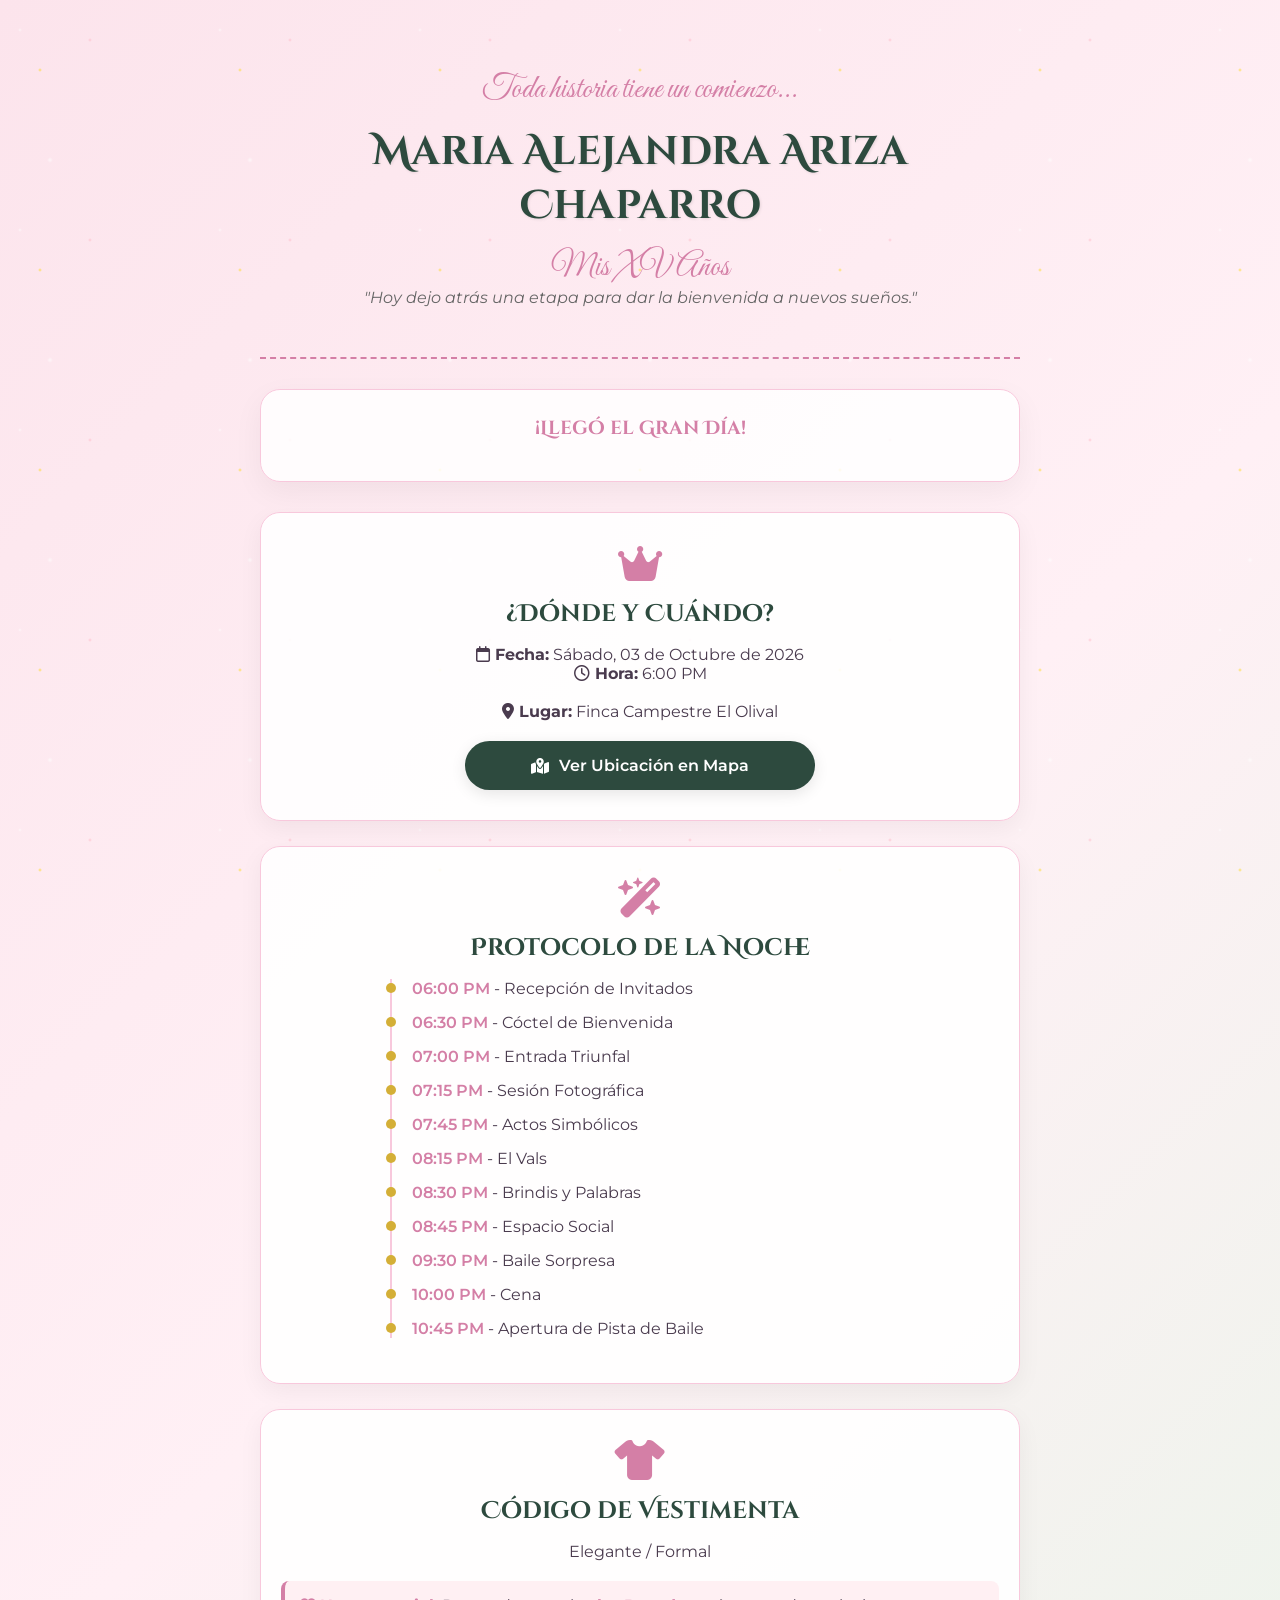
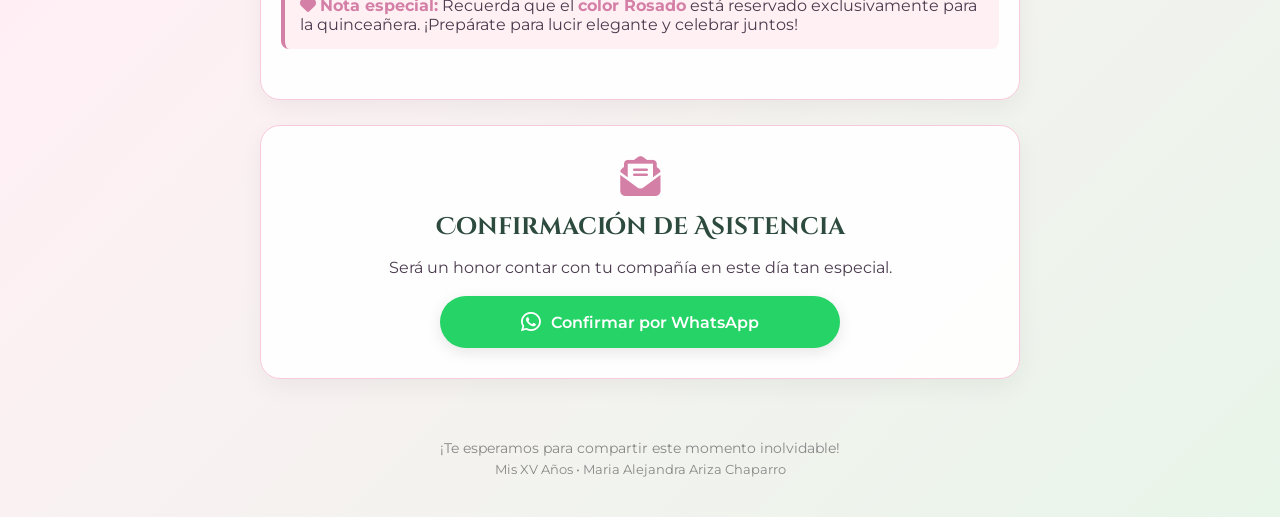
<file: index2.html>
<!DOCTYPE html>
<html lang="es">
<head>
  <meta charset="UTF-8">
  <meta name="viewport" content="width=device-width, initial-scale=1.0">
  <title>Mis XV Años - Maria Alejandra Ariza Chaparro</title>
  <link rel="preconnect" href="https://fonts.googleapis.com">
  <link rel="preconnect" href="https://fonts.gstatic.com" crossorigin>
  <link href="https://fonts.googleapis.com/css2?family=Cinzel+Decorative:wght@700&family=Montserrat:wght@300;400;600&family=Great+Vibes&display=swap" rel="stylesheet">
  <link rel="stylesheet" href="https://cdnjs.cloudflare.com/ajax/libs/font-awesome/6.4.0/css/all.min.css">

  <style>
    :root {
        --rosa-principal: #f8c8dc;
        --rosa-oscuro: #d47fa6;
        --rosa-magico: #fff0f5;
        --dorado: #d4af37;
        --verde-bosque: #2d4a3e;
        --texto-oscuro: #4a3b4e;
    }

    * {
        margin: 0;
        padding: 0;
        box-sizing: border-box;
    }

    body {
        font-family: 'Montserrat', sans-serif;
        background: linear-gradient(135deg, #fce4ec 0%, #fff0f5 50%, #e8f5e9 100%);
        color: var(--texto-oscuro);
        overflow-x: hidden;
        text-align: center;
    }

    /* Destellos mágicos animados */
    .sparkles {
        position: fixed;
        top: 0;
        left: 0;
        width: 100%;
        height: 100%;
        pointer-events: none;
        background-image:
            radial-gradient(2px 2px at 20px 30px, #fff, rgba(0,0,0,0)),
            radial-gradient(2px 2px at 40px 70px, #ffd700, rgba(0,0,0,0)),
            radial-gradient(3px 3px at 50px 160px, #fff, rgba(0,0,0,0)),
            radial-gradient(2px 2px at 90px 40px, #ffb6c1, rgba(0,0,0,0));
        background-repeat: repeat;
        background-size: 200px 200px;
        animation: sparkleAnim 4s infinite linear;
        z-index: 1;
        opacity: 0.6;
    }

    @keyframes sparkleAnim {
        0% { transform: translateY(0); }
        100% { transform: translateY(-200px); }
    }

    .container {
        max-width: 800px;
        margin: 0 auto;
        padding: 20px;
        position: relative;
        z-index: 2;
    }

    header {
        padding: 50px 20px 30px;
        border-bottom: 2px dashed var(--rosa-oscuro);
    }

    .subtitle-intro {
        font-family: 'Great Vibes', cursive;
        font-size: 2rem;
        color: var(--rosa-oscuro);
    }

    h1 {
        font-family: 'Cinzel Decorative', cursive;
        font-size: 2.5rem;
        color: var(--verde-bosque);
        margin: 15px 0;
        text-shadow: 1px 1px 3px rgba(0,0,0,0.1);
    }

    .tagline {
        font-style: italic;
        color: #666;
        margin-bottom: 20px;
    }

    /* Contador */
    .countdown-container {
        background: rgba(255, 255, 255, 0.85);
        padding: 25px;
        border-radius: 20px;
        box-shadow: 0 10px 30px rgba(0,0,0,0.05);
        margin: 30px 0;
        border: 1px solid var(--rosa-principal);
    }

    .countdown-title {
        font-family: 'Cinzel Decorative', cursive;
        font-size: 1.2rem;
        color: var(--rosa-oscuro);
        margin-bottom: 15px;
    }

    .timer {
        display: flex;
        justify-content: center;
        gap: 15px;
    }

    .box {
        background: var(--rosa-magico);
        border: 1px solid var(--dorado);
        padding: 10px 15px;
        border-radius: 12px;
        min-width: 70px;
    }

    .box span {
        display: block;
        font-size: 1.8rem;
        font-weight: 600;
        color: var(--verde-bosque);
    }

    .box label {
        font-size: 0.75rem;
        text-transform: uppercase;
        color: #777;
    }

    /* Detalles de la Fiesta */
    .card {
        background: rgba(255, 255, 255, 0.9);
        border-radius: 20px;
        padding: 30px 20px;
        margin: 25px 0;
        box-shadow: 0 8px 25px rgba(0,0,0,0.05);
        border: 1px solid var(--rosa-principal);
    }

    .card i.main-icon {
        font-size: 2.5rem;
        color: var(--rosa-oscuro);
        margin-bottom: 15px;
    }

    .card h2 {
        font-family: 'Cinzel Decorative', cursive;
        color: var(--verde-bosque);
        margin-bottom: 15px;
    }

    /* Dress code alert */
    .dress-code-alert {
        background: #fff0f3;
        border-left: 4px solid var(--rosa-oscuro);
        padding: 15px;
        margin: 20px 0;
        border-radius: 8px;
        text-align: left;
    }

    .dress-code-alert strong {
        color: var(--rosa-oscuro);
    }

    /* Protocolo */
    .timeline {
        text-align: left;
        max-width: 500px;
        margin: 0 auto;
        position: relative;
        padding-left: 20px;
        border-left: 2px solid var(--rosa-principal);
    }

    .timeline-item {
        margin-bottom: 15px;
        position: relative;
    }

    .timeline-item::before {
        content: '';
        position: absolute;
        left: -26px;
        top: 4px;
        width: 10px;
        height: 10px;
        border-radius: 50%;
        background: var(--dorado);
    }

    .timeline-time {
        font-weight: 600;
        color: var(--rosa-oscuro);
    }

    /* Botones */
    .btn-container {
        display: flex;
        flex-direction: column;
        gap: 15px;
        margin-top: 20px;
    }

    .btn {
        display: inline-flex;
        align-items: center;
        justify-content: center;
        gap: 10px;
        padding: 15px 25px;
        border-radius: 30px;
        text-decoration: none;
        font-weight: 600;
        font-size: 1rem;
        transition: all 0.3s ease;
        box-shadow: 0 4px 15px rgba(0,0,0,0.1);
        border: none;
        cursor: pointer;
    }

    .btn-whatsapp {
        background-color: #25D366;
        color: white;
    }

    .btn-whatsapp:hover {
        background-color: #1ebe57;
        transform: translateY(-2px);
    }

    .btn-location {
        background-color: var(--verde-bosque);
        color: white;
    }

    .btn-location:hover {
        background-color: #1d332a;
        transform: translateY(-2px);
    }

    footer {
        margin-top: 40px;
        padding: 20px;
        font-size: 0.9rem;
        color: #888;
    }
  </style>
</head>
<body>

<div class="sparkles"></div>

<div class="container">
  <header>
    <p class="subtitle-intro">Toda historia tiene un comienzo...</p>
    <h1>Maria Alejandra Ariza Chaparro</h1>
    <p class="subtitle-intro">Mis XV Años</p>
    <p class="tagline">"Hoy dejo atrás una etapa para dar la bienvenida a nuevos sueños."</p>
  </header>

  <div class="countdown-container">
    <h3 class="countdown-title">Faltan muy pocos días</h3>
    <div class="timer">
      <div class="box"><span id="days">00</span><label>Días</label></div>
      <div class="box"><span id="hours">00</span><label>Horas</label></div>
      <div class="box"><span id="minutes">00</span><label>Min</label></div>
      <div class="box"><span id="seconds">00</span><label>Seg</label></div>
    </div>
  </div>

  <div class="card">
    <i class="fa-solid fa-crown main-icon"></i>
    <h2>¿Dónde y Cuándo?</h2>
    <p><strong><i class="fa-regular fa-calendar"></i> Fecha:</strong> Sábado, 03 de Octubre de 2026</p>
    <p><strong><i class="fa-regular fa-clock"></i> Hora:</strong> 6:00 PM</p>
    <br>
    <p><strong><i class="fa-solid fa-location-dot"></i> Lugar:</strong> Finca Campestre El Olival</p>

    <div class="btn-container" style="max-width: 350px; margin: 20px auto 0;">
      <a href="https://maps.google.com/?q=Finca+Campestre+El+Olival" target="_blank" class="btn btn-location">
        <i class="fa-solid fa-map-location-dot"></i> Ver Ubicación en Mapa
      </a>
    </div>
  </div>

  <div class="card">
    <i class="fa-solid fa-wand-magic-sparkles main-icon"></i>
    <h2>Protocolo de la Noche</h2>
    <div class="timeline">
      <div class="timeline-item"><span class="timeline-time">06:00 PM</span> - Recepción de Invitados</div>
      <div class="timeline-item"><span class="timeline-time">06:30 PM</span> - Cóctel de Bienvenida</div>
      <div class="timeline-item"><span class="timeline-time">07:00 PM</span> - Entrada Triunfal</div>
      <div class="timeline-item"><span class="timeline-time">07:15 PM</span> - Sesión Fotográfica</div>
      <div class="timeline-item"><span class="timeline-time">07:45 PM</span> - Actos Simbólicos</div>
      <div class="timeline-item"><span class="timeline-time">08:15 PM</span> - El Vals</div>
      <div class="timeline-item"><span class="timeline-time">08:30 PM</span> - Brindis y Palabras</div>
      <div class="timeline-item"><span class="timeline-time">08:45 PM</span> - Espacio Social</div>
      <div class="timeline-item"><span class="timeline-time">09:30 PM</span> - Baile Sorpresa</div>
      <div class="timeline-item"><span class="timeline-time">10:00 PM</span> - Cena</div>
      <div class="timeline-item"><span class="timeline-time">10:45 PM</span> - Apertura de Pista de Baile</div>
    </div>
  </div>

  <div class="card">
    <i class="fa-solid fa-shirt main-icon"></i>
    <h2>Código de Vestimenta</h2>
    <p>Elegante / Formal</p>
    <div class="dress-code-alert">
      <i class="fa-solid fa-heart" style="color: var(--rosa-oscuro);"></i>
      <strong>Nota especial:</strong> Recuerda que el <strong>color Rosado</strong> está reservado exclusivamente para la quinceañera. ¡Prepárate para lucir elegante y celebrar juntos!
    </div>
  </div>

  <div class="card">
    <i class="fa-solid fa-envelope-open-text main-icon"></i>
    <h2>Confirmación de Asistencia</h2>
    <p>Será un honor contar con tu compañía en este día tan especial.</p>
    <br>
    <div class="btn-container" style="max-width: 400px; margin: 0 auto;">
      <a href="https://wa.me/573157816771?text=¡Hola!%20Quiero%20confirmar%20mi%20asistencia%20a%20los%20XV%20Años%20de%20Maria%20Alejandra." target="_blank" class="btn btn-whatsapp">
        <i class="fa-brands fa-whatsapp" style="font-size: 1.4rem;"></i> Confirmar por WhatsApp
      </a>
    </div>
  </div>

  <footer>
    <p>¡Te esperamos para compartir este momento inolvidable!</p>
    <p style="margin-top: 5px; font-size: 0.8rem;">Mis XV Años • Maria Alejandra Ariza Chaparro</p>
  </footer>
</div>

<script>
  const targetDate = new Date("October 3, 2026 18:00:00").getTime();

  function updateCountdown() {
      const now = new Date().getTime();
      const difference = targetDate - now;

      if (difference > 0) {
          const days = Math.floor(difference / (1000 * 60 * 60 * 24));
          const hours = Math.floor((difference % (1000 * 60 * 60 * 24)) / (1000 * 60 * 60));
          const minutes = Math.floor((difference % (1000 * 60 * 60)) / (1000 * 60));
          const seconds = Math.floor((difference % (1000 * 60)) / 1000);

          document.getElementById("days").innerText = days < 10 ? '0' + days : days;
          document.getElementById("hours").innerText = hours < 10 ? '0' + hours : hours;
          document.getElementById("minutes").innerText = minutes < 10 ? '0' + minutes : minutes;
          document.getElementById("seconds").innerText = seconds < 10 ? '0' + seconds : seconds;
      } else {
          document.querySelector(".countdown-container").innerHTML = "<h3 class='countdown-title'>¡Llegó el Gran Día!</h3>";
      }
  }

  setInterval(updateCountdown, 1000);
  updateCountdown();
</script>
</body>
</html>
</file>
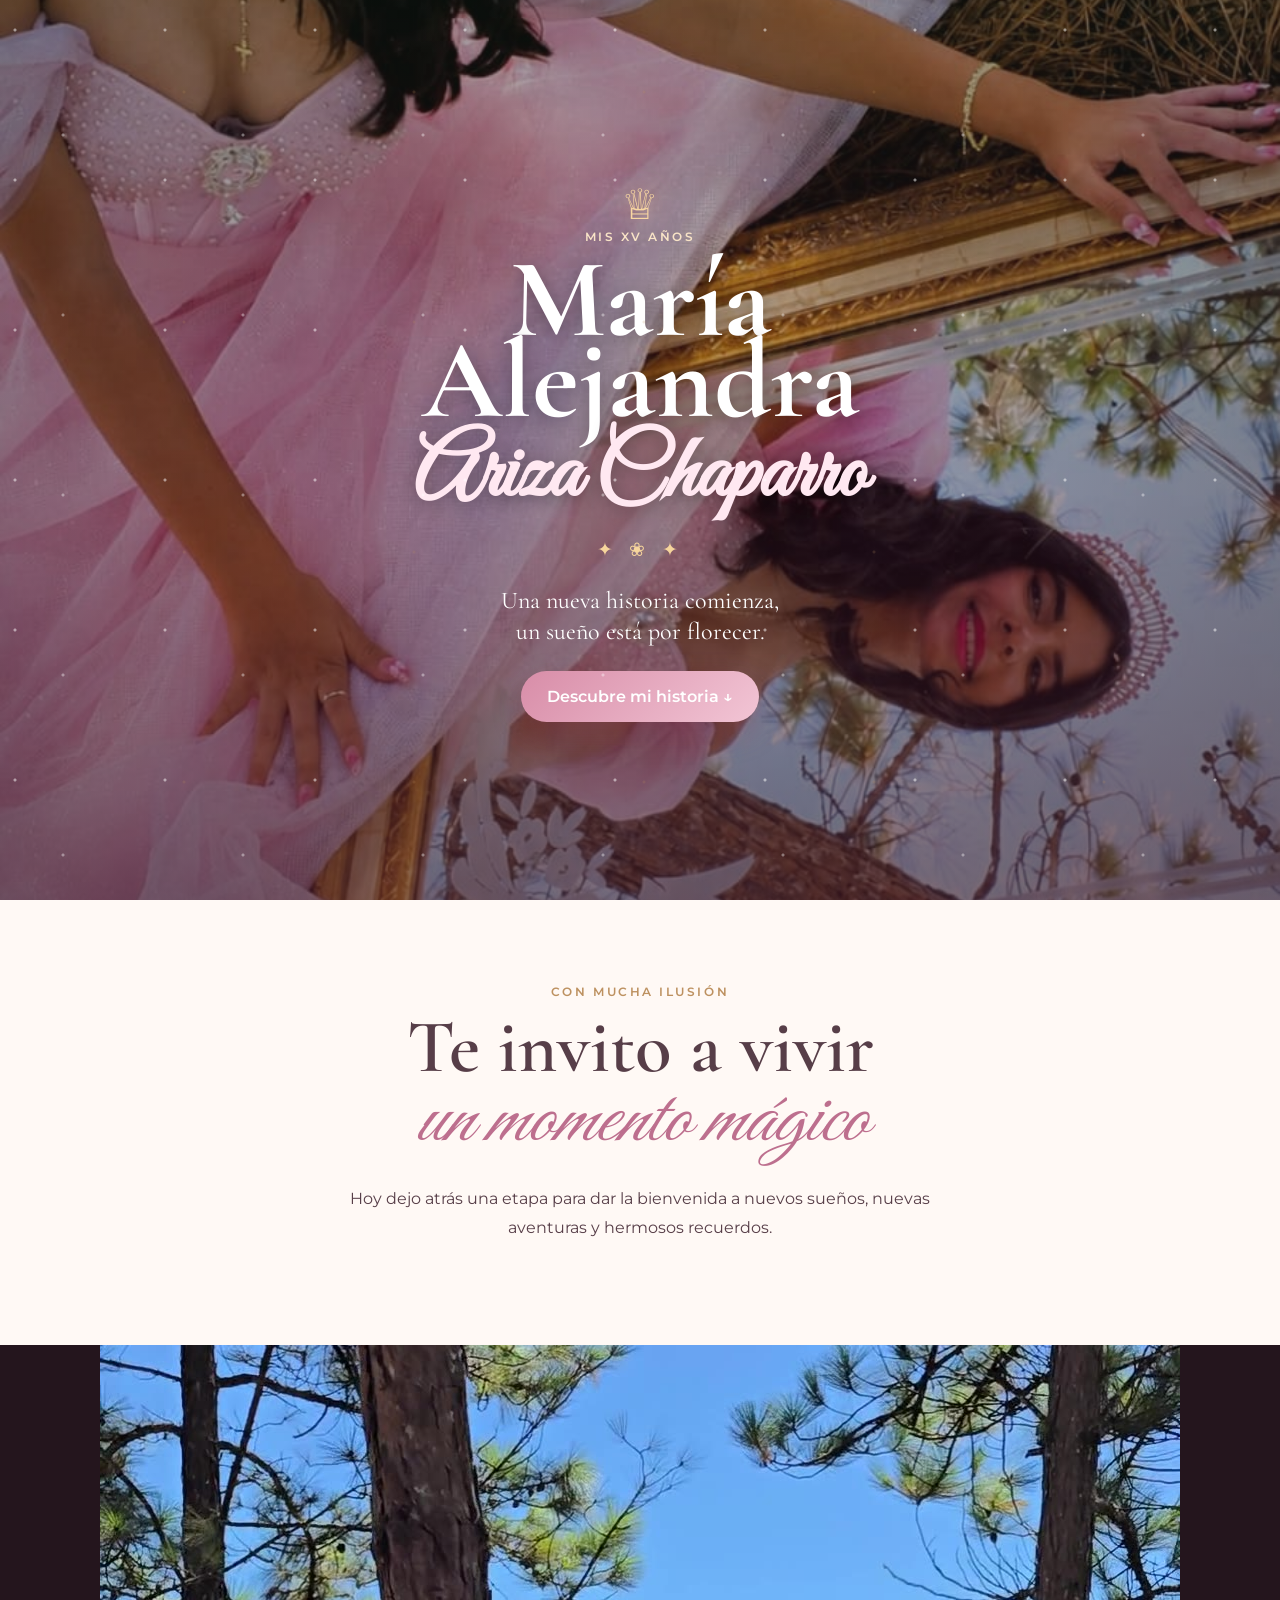
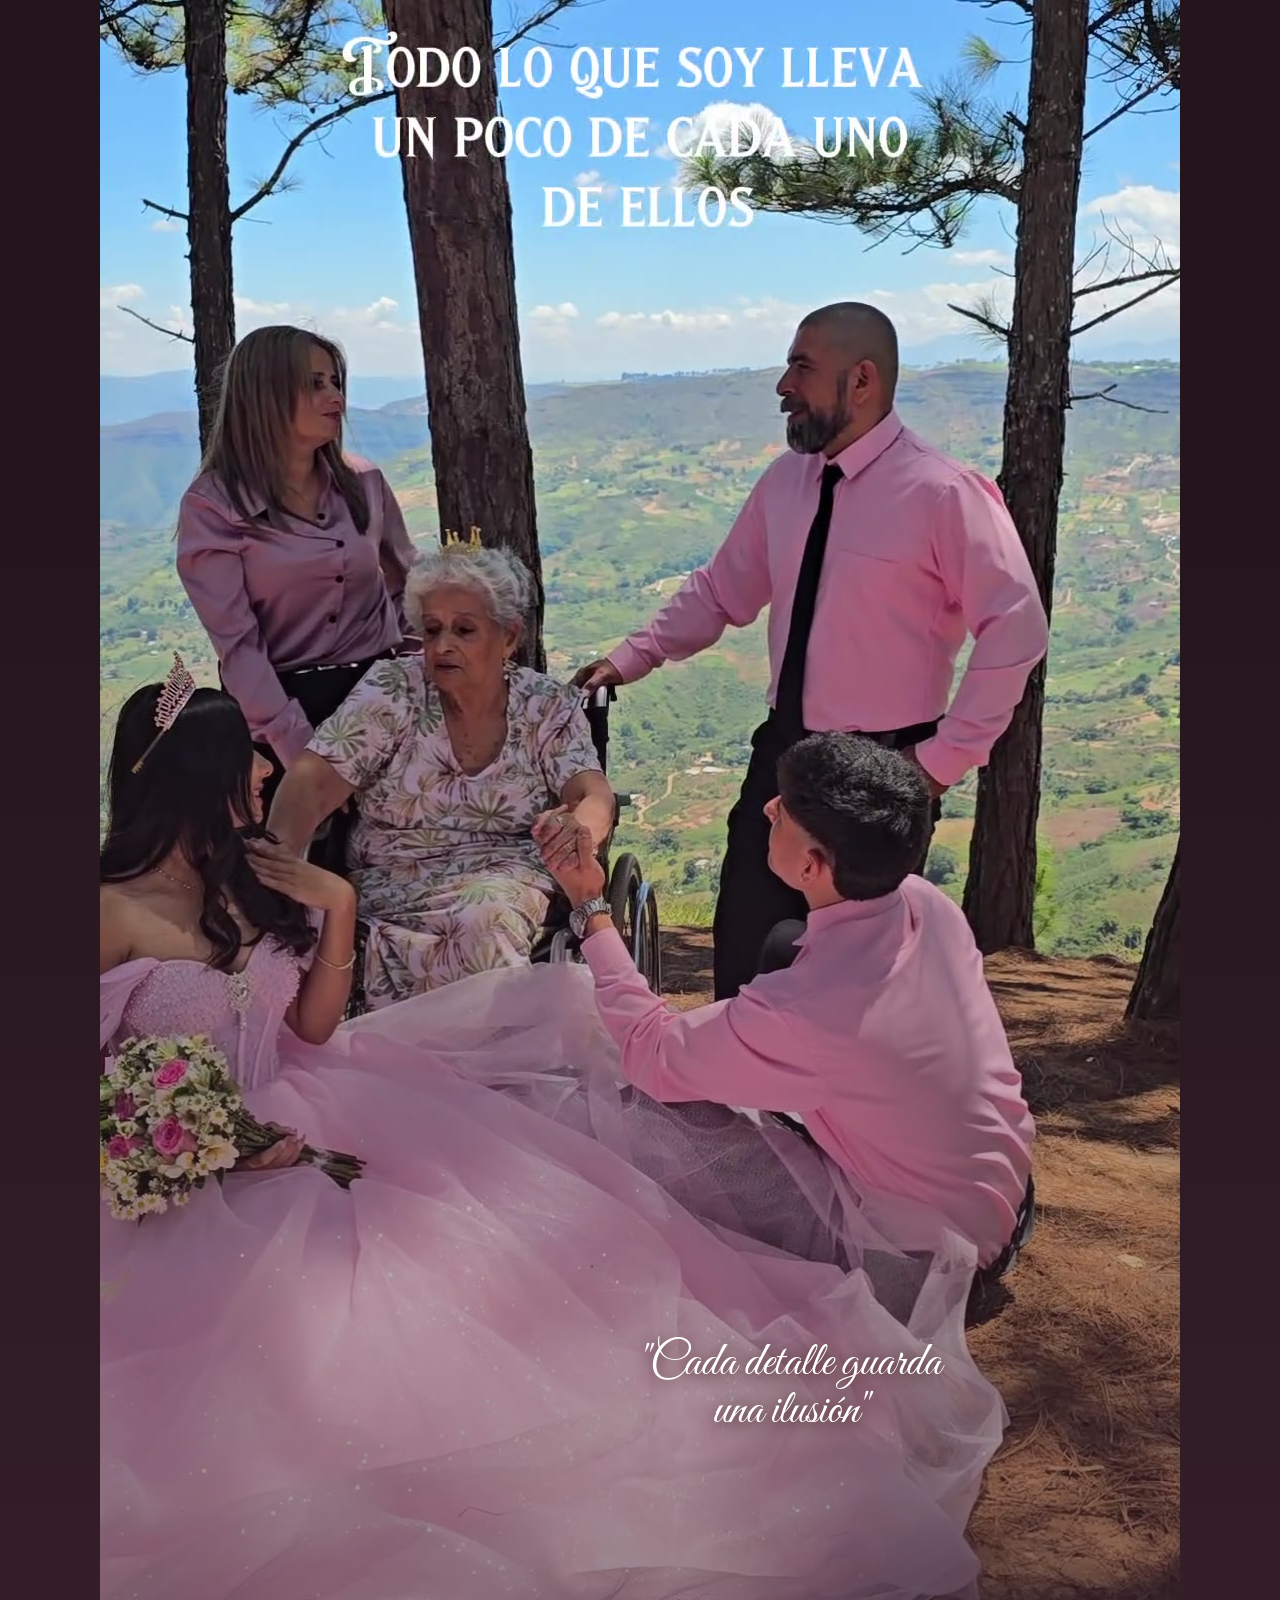
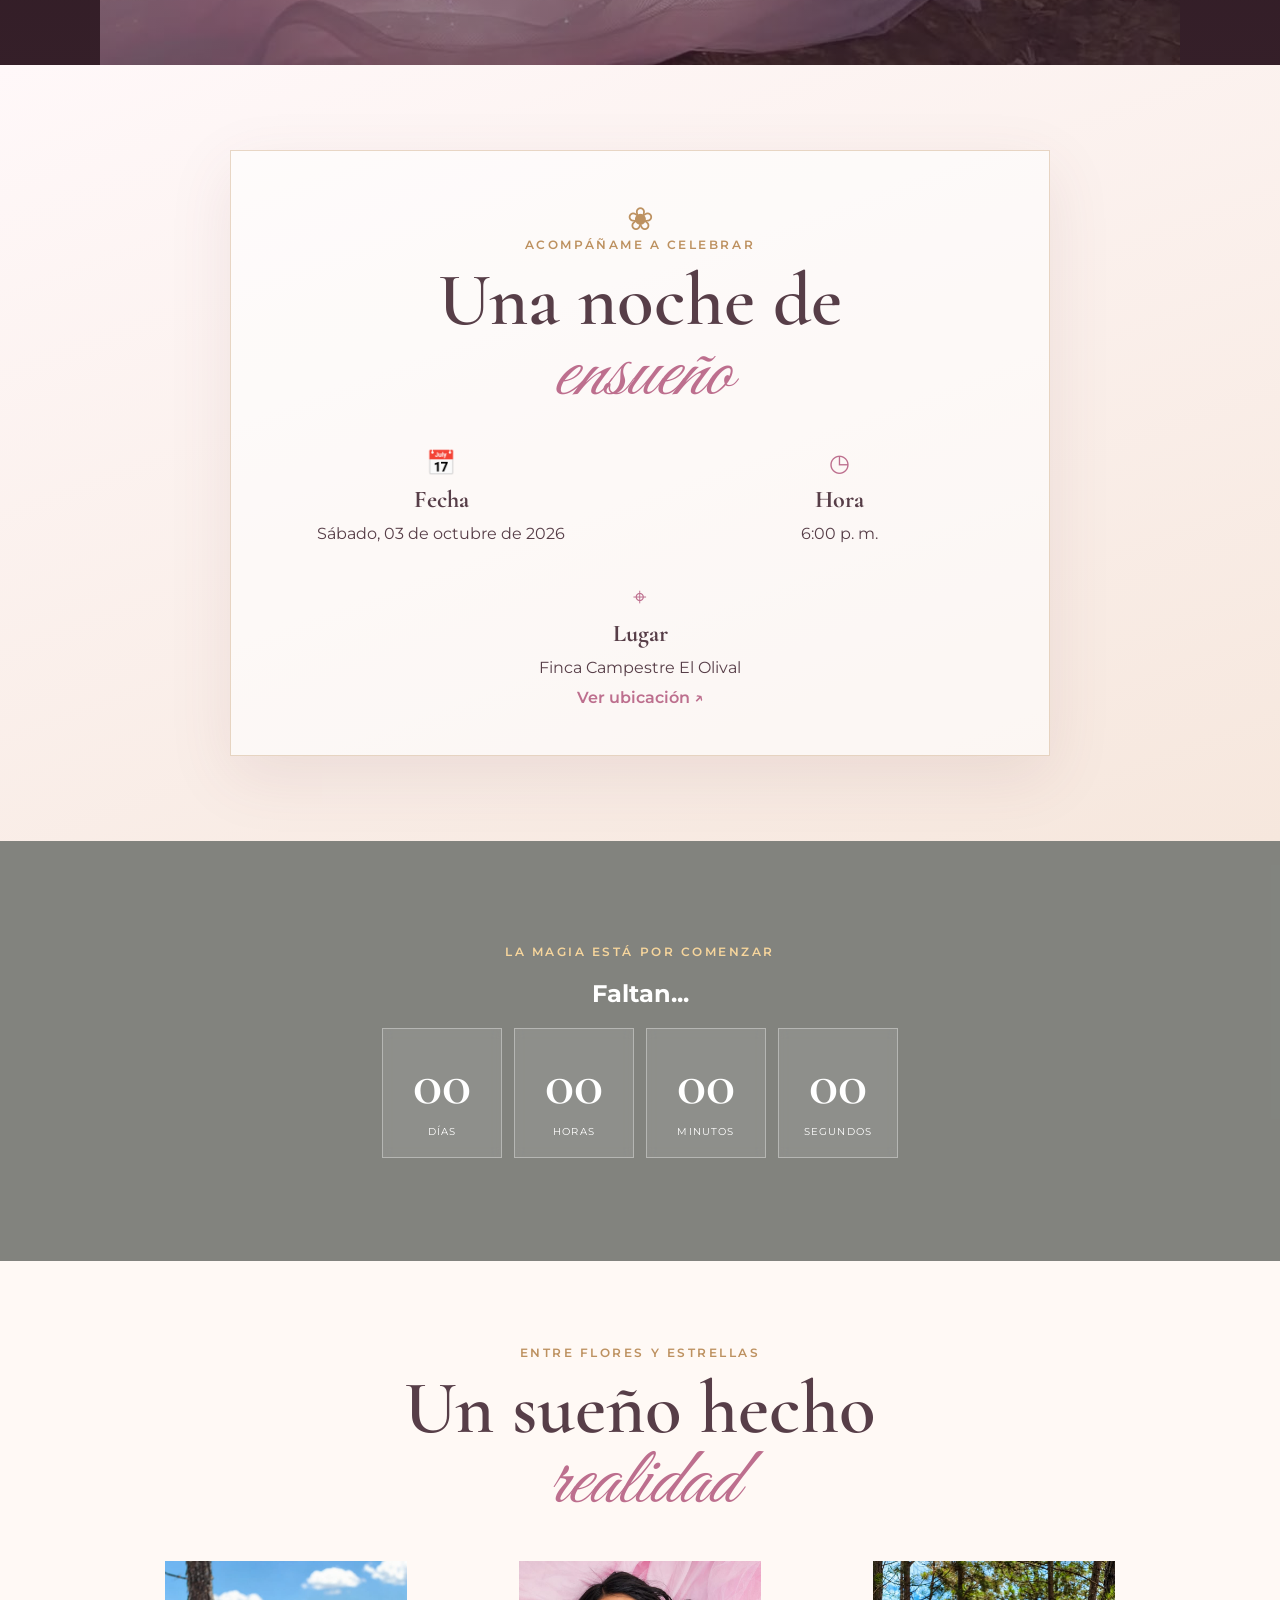
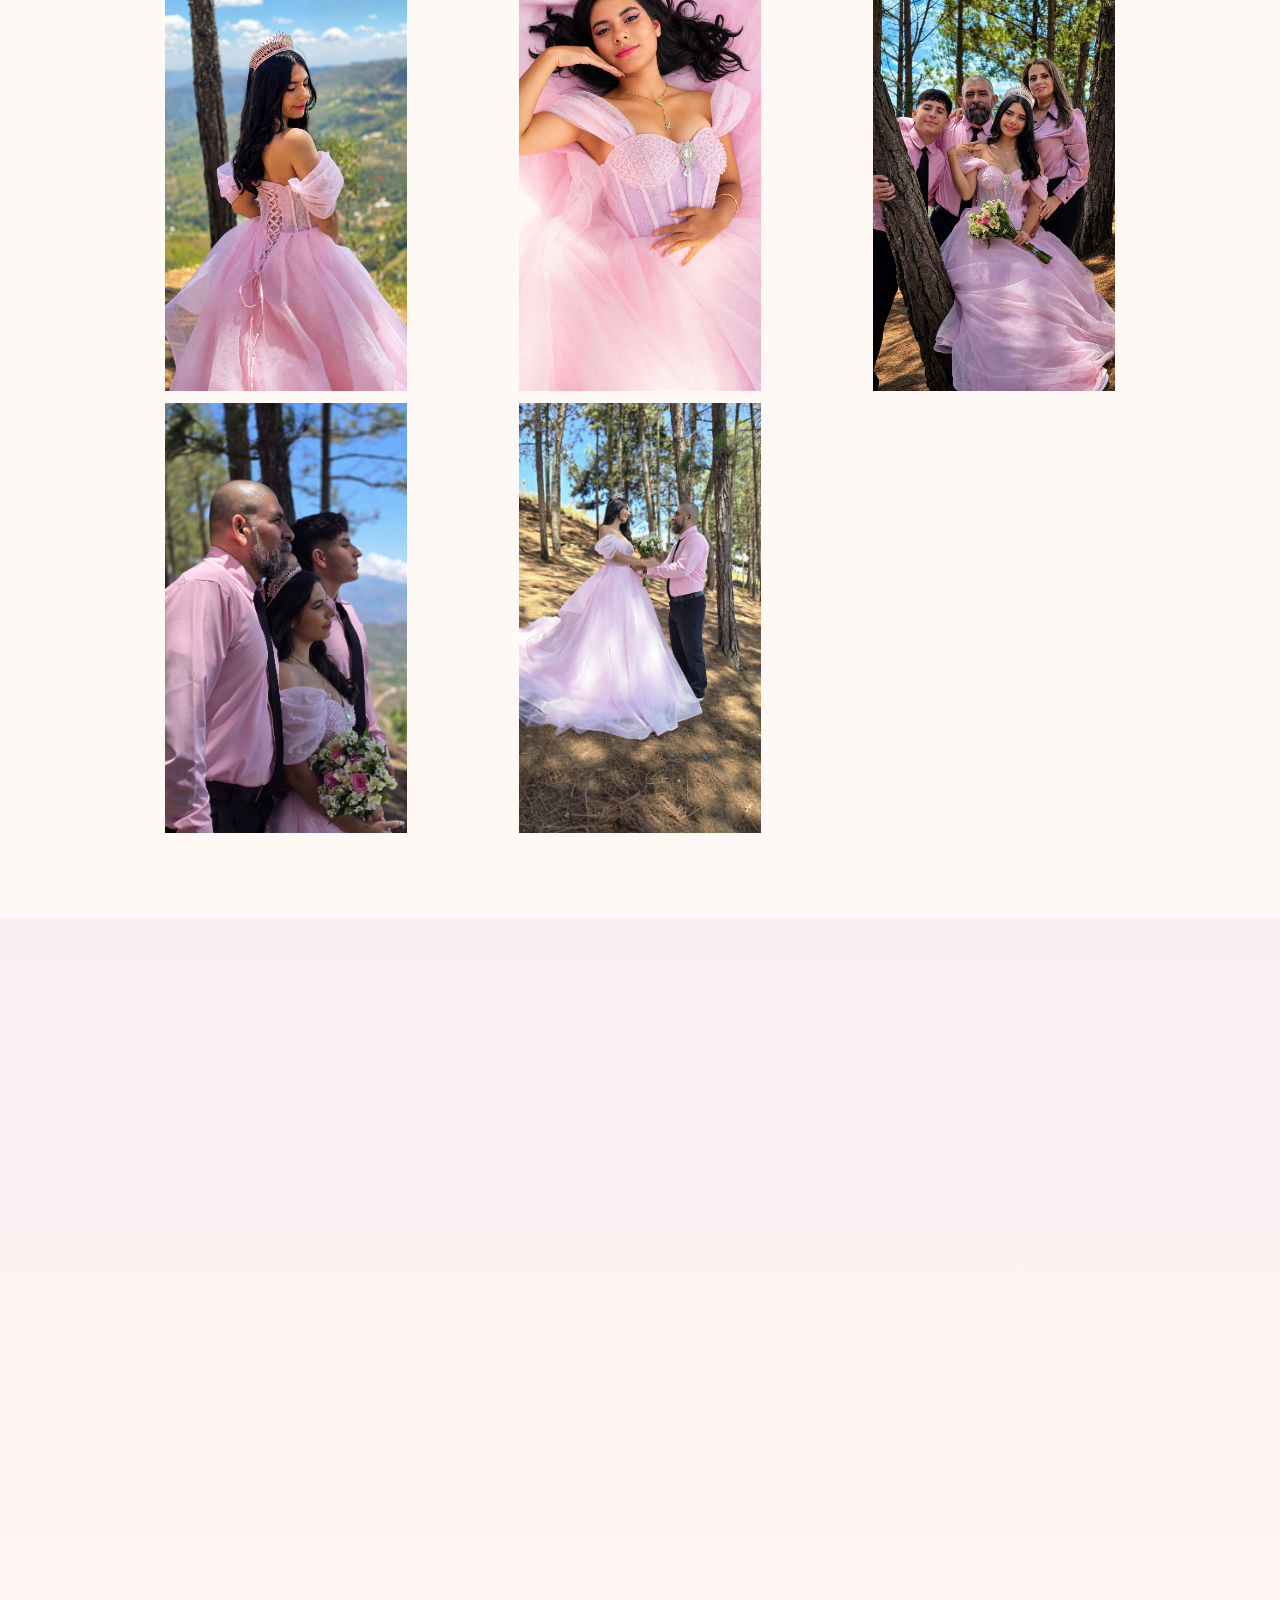
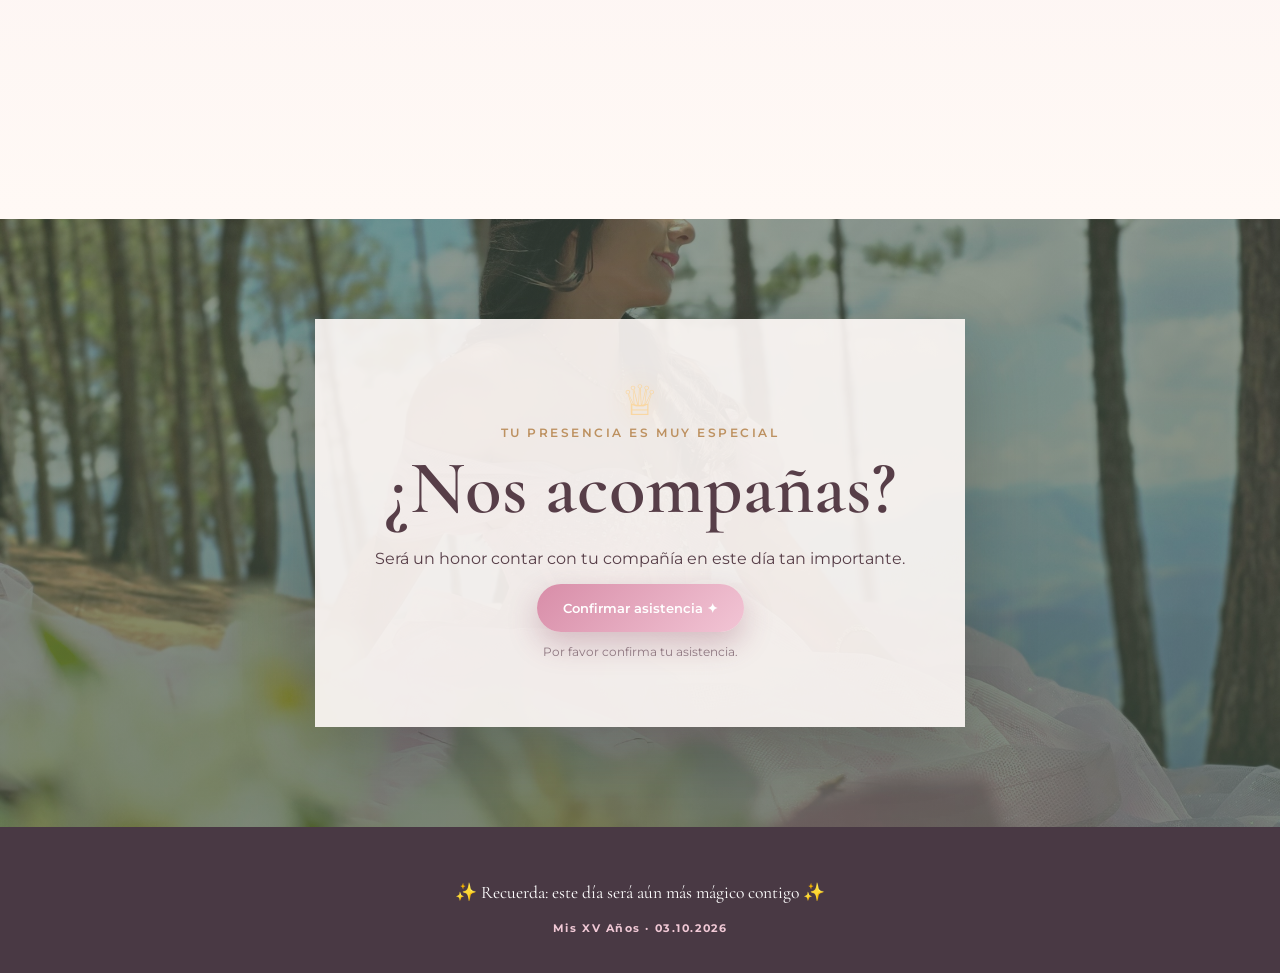
<file: index_backup2.html>
<!DOCTYPE html>
<html lang="es">
<head>
  <meta charset="UTF-8" />
  <meta name="viewport" content="width=device-width, initial-scale=1.0" />
  <meta name="theme-color" content="#e8a7bf" />
  <title>Mis XV Años | María Alejandra Ariza Chaparro</title>
  <link rel="preconnect" href="https://fonts.googleapis.com">
  <link rel="preconnect" href="https://fonts.gstatic.com" crossorigin>
  <link href="https://fonts.googleapis.com/css2?family=Cormorant+Garamond:wght@400;500;600;700&family=Great+Vibes&family=Montserrat:wght@400;500;600&display=swap" rel="stylesheet">
  <link rel="stylesheet" href="style.css" />
</head>
<body>
  <div class="sparkles" aria-hidden="true"></div>

  <header class="hero">
    <div class="hero-overlay"></div>
    <div class="hero-content reveal">
      <div class="crown">♕</div>
      <p class="eyebrow">MIS XV AÑOS</p>
      <h1>María Alejandra<br><span> Ariza Chaparro</span></h1>
      <div class="divider">✦ ❀ ✦</div>
      <p class="hero-text">Una nueva historia comienza,<br>un sueño está por florecer.</p>
      <a class="btn btn-primary" href="#invitacion">Descubre mi historia <span>↓</span></a>
    </div>
  </header>

  <main>
    <section id="invitacion" class="section story">
      <div class="section-inner reveal">
        <p class="section-kicker">CON MUCHA ILUSIÓN</p>
        <h2>Te invito a vivir<br><em>un momento mágico</em></h2>
        <p>Hoy dejo atrás una etapa para dar la bienvenida a nuevos sueños, nuevas aventuras y hermosos recuerdos.</p>
      </div>
    </section>

    <section class="photo-break">
      <img src="assets/princess.jpg" alt="La quinceañera con vestido rosado en el bosque" />
      <div class="photo-quote reveal">"Cada detalle guarda<br>una ilusión"</div>
    </section>

    <section class="section event">
      <div class="event-card reveal">
        <div class="ornament">❀</div>
        <p class="section-kicker">ACOMPÁÑAME A CELEBRAR</p>
        <h2>Una noche de<br><em>ensueño</em></h2>
        <div class="event-grid">
          <div><span class="icon">📅</span><strong>Fecha</strong><p>Sábado, 03 de octubre de 2026</p></div>
          <div><span class="icon">◷</span><strong>Hora</strong><p>6:00 p. m.</p></div>
          <div class="wide"><span class="icon">⌖</span><strong>Lugar</strong><p>Finca Campestre El Olival</p><a class="text-link" target="_blank" rel="noopener" href="https://www.google.com/maps/search/?api=1&query=Finca+Campestre+El+Olival">Ver ubicación ↗</a></div>
        </div>
      </div>
    </section>

    <section class="countdown-section">
      <div class="countdown-bg"></div>
      <div class="countdown-content reveal">
        <p class="section-kicker light">LA MAGIA ESTÁ POR COMENZAR</p>
        <h2>Faltan...</h2>
        <div id="countdown" class="countdown">
          <div><span id="days">00</span><small>Días</small></div>
          <div><span id="hours">00</span><small>Horas</small></div>
          <div><span id="minutes">00</span><small>Minutos</small></div>
          <div><span id="seconds">00</span><small>Segundos</small></div>
        </div>
      </div>
    </section>

    <section class="section gallery-section">
      <div class="reveal center">
        <p class="section-kicker">ENTRE FLORES Y ESTRELLAS</p>
        <h2>Un sueño hecho<br><em>realidad</em></h2>
      </div>
      <div class="gallery reveal">
        <img src="assets/forest.jpg" alt="Bosque encantado" />
        <img src="assets/portrait.jpg" alt="Retrato de la quinceañera" />
        <img src="assets/family.jpg" alt="Momentos especiales en familia" />
        <img src="assets/oscar.jpg" alt="Bosque encantado" />
        <img src="assets/foto2.jpg" alt="Retrato de la quinceañera" />
      </div>
    </section>

    <section class="section protocol">
      <div class="protocol-card reveal">
        <p class="section-kicker">UNA NOCHE PARA RECORDAR</p>
        <h2>Protocolo</h2>
        <ul>
          <li><time>06:00 PM</time><span>Recepción de invitados</span></li>
          <li><time>06:30 PM</time><span>Cóctel de bienvenida</span></li>
          <li><time>07:00 PM</time><span>Entrada triunfal</span></li>
          <li><time>07:15 PM</time><span>Sesión fotográfica</span></li>
          <li><time>07:45 PM</time><span>Actos simbólicos</span></li>
          <li><time>08:15 PM</time><span>El vals</span></li>
          <li><time>08:30 PM</time><span>Brindis y palabras</span></li>
          <li><time>08:45 PM</time><span>Espacio social</span></li>
          <li><time>09:30 PM</time><span>Baile sorpresa</span></li>
          <li><time>10:00 PM</time><span>Cena</span></li>
          <li><time>10:45 PM</time><span>Apertura de pista de baile</span></li>
        </ul>
      </div>
    </section>

    <section class="rsvp">
      <div class="rsvp-card reveal">
        <div class="crown">♕</div>
        <p class="section-kicker">TU PRESENCIA ES MUY ESPECIAL</p>
        <h2>¿Nos acompañas?</h2>
        <p>Será un honor contar con tu compañía en este día tan importante.</p>
        <button id="openRsvp" class="btn btn-primary">Confirmar asistencia ✦</button>
        <p class="rsvp-note">Por favor confirma tu asistencia.</p>
      </div>
    </section>
  </main>

  <footer>
    <p>✨ Recuerda: este día será aún más mágico contigo ✨</p>
    <strong>Mis XV Años · 03.10.2026</strong>
  </footer>

  <div id="rsvpModal" class="modal" aria-hidden="true">
    <div class="modal-box">
      <button id="closeRsvp" class="close" aria-label="Cerrar">×</button>
      <p class="section-kicker">CONFIRMACIÓN DE ASISTENCIA</p>
      <h2>¡Qué alegría contar contigo!</h2>
      <form id="rsvpForm">
        <label>Tu nombre<input required id="guestName" type="text" placeholder="Escribe tu nombre" /></label>
        <label>¿Asistirás?
          <select id="attendance" required>
            <option value="Sí, asistiré">Sí, asistiré ✨</option>
            <option value="No podré asistir">No podré asistir</option>
          </select>
        </label>
        <label>Número de personas<input id="guests" type="number" min="1" max="10" value="1" /></label>
        <label>Mensaje para María (opcional)<textarea id="message" rows="3" placeholder="Escribe un lindo mensaje..."></textarea></label>
        <button class="btn btn-primary" type="submit">Enviar confirmación por WhatsApp</button>
      </form>
    </div>
  </div>
  <script src="script.js"></script>
</body>
</html>
</file>
<file: style.css>
:root {
  --pink: #e9a6bd;
  --pink2: #f8d9e4;
  --rose: #bd6f8e;
  --cream: #fff9f5;
  --gold: #bd9160;
  --ink: #573e48;
  --forest: #415c4c;
}

* {
  box-sizing: border-box;
}

html {
  scroll-behavior: smooth;
}

body {
  margin: 0;
  background: var(--cream);
  color: var(--ink);
  font-family: Montserrat, Arial, sans-serif;
  overflow-x: hidden;
}

.sparkles {
  position: fixed;
  inset: 0;
  pointer-events: none;
  z-index: 5;
  background-image: radial-gradient(circle at 10% 20%, rgba(255, 255, 255, 0.9) 0 1px, transparent 2px),
    radial-gradient(circle at 80% 40%, rgba(189, 145, 96, 0.35) 0 1px, transparent 2px),
    radial-gradient(circle at 35% 75%, rgba(255, 255, 255, 0.7) 0 1px, transparent 2px);
  background-size: 150px 150px, 230px 230px, 180px 180px;
  opacity: 0.55;
}

.hero {
  min-height: 100svh;
  position: relative;
  display: grid;
  place-items: center;
  background: url('assets/hero.jpg') center/cover no-repeat;
  color: #fff;
  text-align: center;
}

.hero-overlay {
  position: absolute;
  inset: 0;
  background: linear-gradient(180deg, rgba(30, 45, 35, 0.32), rgba(56, 22, 38, 0.4) 55%, rgba(70, 31, 48, 0.6)),
    radial-gradient(circle, transparent 30%, rgba(0, 0, 0, 0.25) 100%);
}

.hero-content {
  position: relative;
  z-index: 1;
  padding: 45px 22px;
  max-width: 760px;
}

.crown {
  font-size: 42px;
  color: #f9d7a2;
  text-shadow: 0 0 25px rgba(255, 216, 162, 0.8);
}

.eyebrow,
.section-kicker {
  letter-spacing: 0.22em;
  font-size: 0.72rem;
  font-weight: 600;
  color: var(--gold);
  margin: 0 0 14px;
}

.hero .eyebrow {
  color: #f9e4c7;
}

.hero h1 {
  font-family: 'Cormorant Garamond', serif;
  font-size: clamp(3.7rem, 12vw, 7rem);
  line-height: 0.72;
  margin: 16px 0 28px;
  text-shadow: 0 3px 18px rgba(0, 0, 0, 0.3);
}

.hero h1 span {
  font-family: 'Great Vibes', cursive;
  font-size: 0.8em;
  color: #ffe8f1;
}

.divider {
  color: #f6d59c;
  font-size: 1.2rem;
  letter-spacing: 0.3em;
}

.hero-text {
  font-family: 'Cormorant Garamond', serif;
  font-size: 1.5rem;
  line-height: 1.3;
}

.btn {
  border: 0;
  border-radius: 999px;
  padding: 16px 26px;
  font-family: Montserrat, sans-serif;
  font-weight: 600;
  cursor: pointer;
  display: inline-block;
  text-decoration: none;
  transition: 0.25s;
}

.btn-primary {
  background: linear-gradient(135deg, #d88da8, #f2c5d5);
  color: #fff;
  box-shadow: 0 12px 30px rgba(135, 58, 85, 0.28);
}

.btn:hover {
  transform: translateY(-2px);
  filter: brightness(1.04);
}

.section {
  padding: 85px 20px;
}

.section-inner {
  max-width: 720px;
  margin: auto;
  text-align: center;
}

.section h2,
.rsvp h2 {
  font: 600 clamp(2.7rem, 8vw, 4.7rem)/0.92 'Cormorant Garamond', serif;
  margin: 0 0 25px;
  color: var(--ink);
}

h2 em {
  font-family: 'Great Vibes', cursive;
  font-weight: 400;
  color: var(--rose);
  font-size: 1.08em;
}

.lead {
  font: 500 1.25rem/1.7 'Cormorant Garamond', serif;
}

.story p:not(.section-kicker) {
  line-height: 1.8;
  max-width: 620px;
  margin: 18px auto;
}

.photo-break {
  min-height: 85svh;
  position: relative;
  overflow: hidden;
  background: #24151d;
  display: flex;
  align-items: center;
  justify-content: center;
}

.photo-break video {
  width: 100%;
  height: 100%;
  object-fit: contain;
  object-position: center;
  display: block;
}

.photo-break:after {
  content: '';
  position: absolute;
  inset: 0;
  background: linear-gradient(0deg, rgba(65, 38, 49, 0.58), transparent 60%);
}

.photo-quote {
  position: absolute;
  z-index: 1;
  left: 50%;
  bottom: 12%;
  transform: translateX(-50%);
  color: white;
  text-align: center;
  font: 3rem/1 'Great Vibes', cursive;
  text-shadow: 0 2px 15px #422;
}

.event {
  background: linear-gradient(160deg, #fff8f9, #f6e7dd);
}

.event-card,
.protocol-card {
  max-width: 820px;
  margin: auto;
  padding: 48px 25px;
  border: 1px solid rgba(189, 145, 96, 0.35);
  background: rgba(255, 255, 255, 0.62);
  box-shadow: 0 20px 60px rgba(116, 68, 81, 0.1);
  text-align: center;
}

.ornament {
  font-size: 2rem;
  color: var(--gold);
}

.event-grid {
  display: grid;
  grid-template-columns: 1fr 1fr;
  gap: 28px;
  margin-top: 35px;
}

.event-grid .wide {
  grid-column: 1/-1;
}

.event-grid strong {
  display: block;
  font-family: 'Cormorant Garamond', serif;
  font-size: 1.5rem;
}

.event-grid p {
  margin: 8px auto;
  line-height: 1.5;
}

.icon {
  display: block;
  color: var(--rose);
  font-size: 1.5rem;
  margin-bottom: 8px;
}

.text-link {
  color: var(--rose);
  font-weight: 600;
  text-decoration: none;
}

.countdown-section {
  position: relative;
  min-height: 420px;
  display: grid;
  place-items: center;
  background: url('assets/forest.jpg') center/cover fixed;
  color: #fff;
}

.countdown-bg {
  position: absolute;
  inset: 0;
  background: rgba(40, 48, 42, 0.58);
}

.countdown-content {
  position: relative;
  text-align: center;
  padding: 60px 20px;
}

.countdown-content h2 {
  color: #fff;
}

.light {
  color: #f6d59c;
}

.countdown {
  display: grid;
  grid-template-columns: repeat(4, minmax(70px, 120px));
  gap: 12px;
}

.countdown div {
  border: 1px solid rgba(255, 255, 255, 0.35);
  background: rgba(255, 255, 255, 0.1);
  backdrop-filter: blur(5px);
  padding: 18px 8px;
}

.countdown span {
  display: block;
  font: 600 clamp(2rem, 7vw, 3.8rem) 'Cormorant Garamond', serif;
}

.countdown small {
  text-transform: uppercase;
  letter-spacing: 0.12em;
  font-size: 0.62rem;
}

.center {
  text-align: center;
}

.gallery {
  max-width: 1050px;
  margin: 40px auto 0;
  display: grid;
  grid-template-columns: 1fr 1fr 1fr;
  gap: 12px;
}

.gallery img {
  width: 100%;
  height: 430px;
  object-fit: contain;
  display: block;
}



.protocol {
  background: linear-gradient(180deg, #f9eef1, #fff9f5);
}

.protocol-card {
  max-width: 760px;
}

.protocol ul {
  list-style: none;
  padding: 0;
  margin: 30px auto 0;
  text-align: left;
  max-width: 520px;
}

.protocol li {
  display: flex;
  gap: 18px;
  padding: 13px 0;
  border-bottom: 1px solid rgba(189, 145, 96, 0.25);
  align-items: baseline;
}

.protocol time {
  color: var(--rose);
  font-weight: 600;
  min-width: 88px;
}

.rsvp {
  padding: 100px 20px;
  background: linear-gradient(rgba(66, 82, 67, 0.58), rgba(66, 82, 67, 0.68)), url('assets/car11.jpg') center/cover;
}

.rsvp-card {
  max-width: 650px;
  text-align: center;
  margin: auto;
  background: rgba(255, 250, 248, 0.9);
  padding: 55px 28px;
  box-shadow: 0 20px 70px rgba(0, 0, 0, 0.2);
}

.rsvp-note {
  font-size: 0.78rem;
  color: #8e7780;
}

.modal {
  display: none;
  position: fixed;
  inset: 0;
  z-index: 20;
  background: rgba(49, 30, 40, 0.62);
  padding: 20px;
  place-items: center;
}

.modal.show {
  display: grid;
}

.modal-box {
  position: relative;
  width: min(560px, 100%);
  max-height: 90svh;
  overflow: auto;
  background: #fff9f8;
  padding: 45px 28px;
  box-shadow: 0 30px 90px rgba(0, 0, 0, 0.3);
}

.modal-box h2 {
  font-size: 2.5rem;
}

.close {
  position: absolute;
  right: 15px;
  top: 8px;
  border: 0;
  background: none;
  font-size: 2rem;
  color: var(--rose);
  cursor: pointer;
}

.modal label {
  display: block;
  text-align: left;
  font-size: 0.82rem;
  font-weight: 600;
  margin: 15px 0;
}

.modal input,
.modal select,
.modal textarea {
  display: block;
  width: 100%;
  margin-top: 7px;
  border: 1px solid #e5cbd5;
  background: #fff;
  padding: 13px;
  border-radius: 4px;
  font: inherit;
  color: var(--ink);
}

.modal .btn {
  width: 100%;
  margin-top: 8px;
}

footer {
  text-align: center;
  padding: 38px 20px;
  background: #493944;
  color: #fff;
  font: 1.1rem 'Cormorant Garamond', serif;
}

footer strong {
  display: block;
  margin-top: 10px;
  font-family: Montserrat;
  font-size: 0.7rem;
  letter-spacing: 0.14em;
  color: #f1c9d6;
}

.reveal {
  opacity: 0;
  transform: translateY(24px);
  transition: opacity 0.8s ease, transform 0.8s ease;
}

.reveal.visible {
  opacity: 1;
  transform: none;
}

@media (max-width: 640px) {
  .section {
    padding: 70px 18px;
  }

  .event-grid {
    grid-template-columns: 1fr;
  }

  .event-grid .wide {
    grid-column: auto;
  }

  .countdown {
    grid-template-columns: repeat(2, 1fr);
  }

  .gallery {
    grid-template-columns: 1fr 1fr;
  }

  .gallery img {
    height: 310px;
  }

  .gallery img:nth-child(3) {
    grid-column: 1/-1;
    height: 260px;
  }

  .gallery img:nth-child(2) {
    transform: translateY(0);
  }

  .protocol-card {
    padding: 42px 18px;
  }

  .protocol li {
    gap: 10px;
  }

  .protocol time {
    min-width: 78px;
    font-size: 0.8rem;
  }

  .hero h1 {
    font-size: 4rem;
  }

  .photo-quote {
    font-size: 2.6rem;
    width: 90%;
  }
}

@media (prefers-reduced-motion: reduce) {
  * {
    scroll-behavior: auto !important;
    transition: none !important;
  }
}

.photo-break {
  width: 100%;
  overflow: hidden;
}

.photo-break video {
  width: 100%;
  height: auto;
  display: block;
}

/* =========================
   GALERÍA LIGHTBOX
========================= */

.gallery img {
  cursor: pointer;
  transition: transform 0.3s ease, filter 0.3s ease;
}

.gallery img:hover {
  transform: scale(1.03);
  filter: brightness(1.05);
}

/* Fondo del visor */
.lightbox {
  position: fixed;
  inset: 0;
  background: rgba(20, 8, 20, 0.94);
  backdrop-filter: blur(8px);

  display: flex;
  align-items: center;
  justify-content: center;

  z-index: 9999;

  opacity: 0;
  visibility: hidden;
  pointer-events: none;

  transition: opacity 0.3s ease, visibility 0.3s ease;
}

/* Cuando está abierto */
.lightbox.active {
  opacity: 1;
  visibility: visible;
  pointer-events: auto;
}

/* Imagen grande */
.lightbox img {
  max-width: 85vw;
  max-height: 85vh;

  object-fit: contain;

  border-radius: 12px;

  box-shadow:
    0 0 40px rgba(255, 180, 220, 0.25),
    0 20px 60px rgba(0, 0, 0, 0.6);

  transform: scale(0.9);
  transition: transform 0.3s ease;
}

.lightbox.active img {
  transform: scale(1);
}

/* Botón cerrar */
.lightbox-close {
  position: absolute;
  top: 25px;
  right: 30px;

  width: 45px;
  height: 45px;

  border: none;
  border-radius: 50%;

  background: rgba(255, 255, 255, 0.12);
  color: white;

  font-size: 32px;
  line-height: 40px;

  cursor: pointer;

  z-index: 2;

  transition: background 0.2s ease, transform 0.2s ease;
}

.lightbox-close:hover {
  background: rgba(255, 255, 255, 0.25);
  transform: rotate(90deg);
}

/* Botones anterior / siguiente */
.lightbox-prev,
.lightbox-next {
  position: absolute;

  top: 50%;
  transform: translateY(-50%);

  width: 50px;
  height: 50px;

  border: none;
  border-radius: 50%;

  background: rgba(255, 255, 255, 0.12);
  color: white;

  font-size: 40px;
  line-height: 40px;

  cursor: pointer;

  transition: background 0.2s ease, transform 0.2s ease;
}

.lightbox-prev:hover,
.lightbox-next:hover {
  background: rgba(255, 255, 255, 0.25);
}

.lightbox-prev {
  left: 25px;
}

.lightbox-next {
  right: 25px;
}

/* En celular */
@media (max-width: 600px) {

  .lightbox img {
    max-width: 92vw;
    max-height: 80vh;
    border-radius: 8px;
  }

  .lightbox-close {
    top: 15px;
    right: 15px;
  }

  .lightbox-prev,
  .lightbox-next {
    width: 42px;
    height: 42px;
    font-size: 32px;
  }

  .lightbox-prev {
    left: 10px;
  }

  .lightbox-next {
    right: 10px;
  }
}

.hidden-gallery {
  display: none;
}

.dress-code {
  margin-top: 45px;
  padding-top: 30px;
  border-top: 1px solid rgba(180, 120, 150, 0.25);
  text-align: center;
}

.dress-code .dress-icon {
  display: block;
  font-size: 20px;
  margin-bottom: 10px;
  opacity: 0.7;
}

.dress-code .section-kicker {
  margin-bottom: 8px;
}

.dress-code h3 {
  margin: 0 0 12px;
  font-family: inherit;
  font-size: 28px;
  font-weight: 500;
}

.dress-code p:last-child {
  margin: 0;
  line-height: 1.7;
  font-size: 15px;
}

.dress-code strong {
  font-weight: 600;
}
</file>
